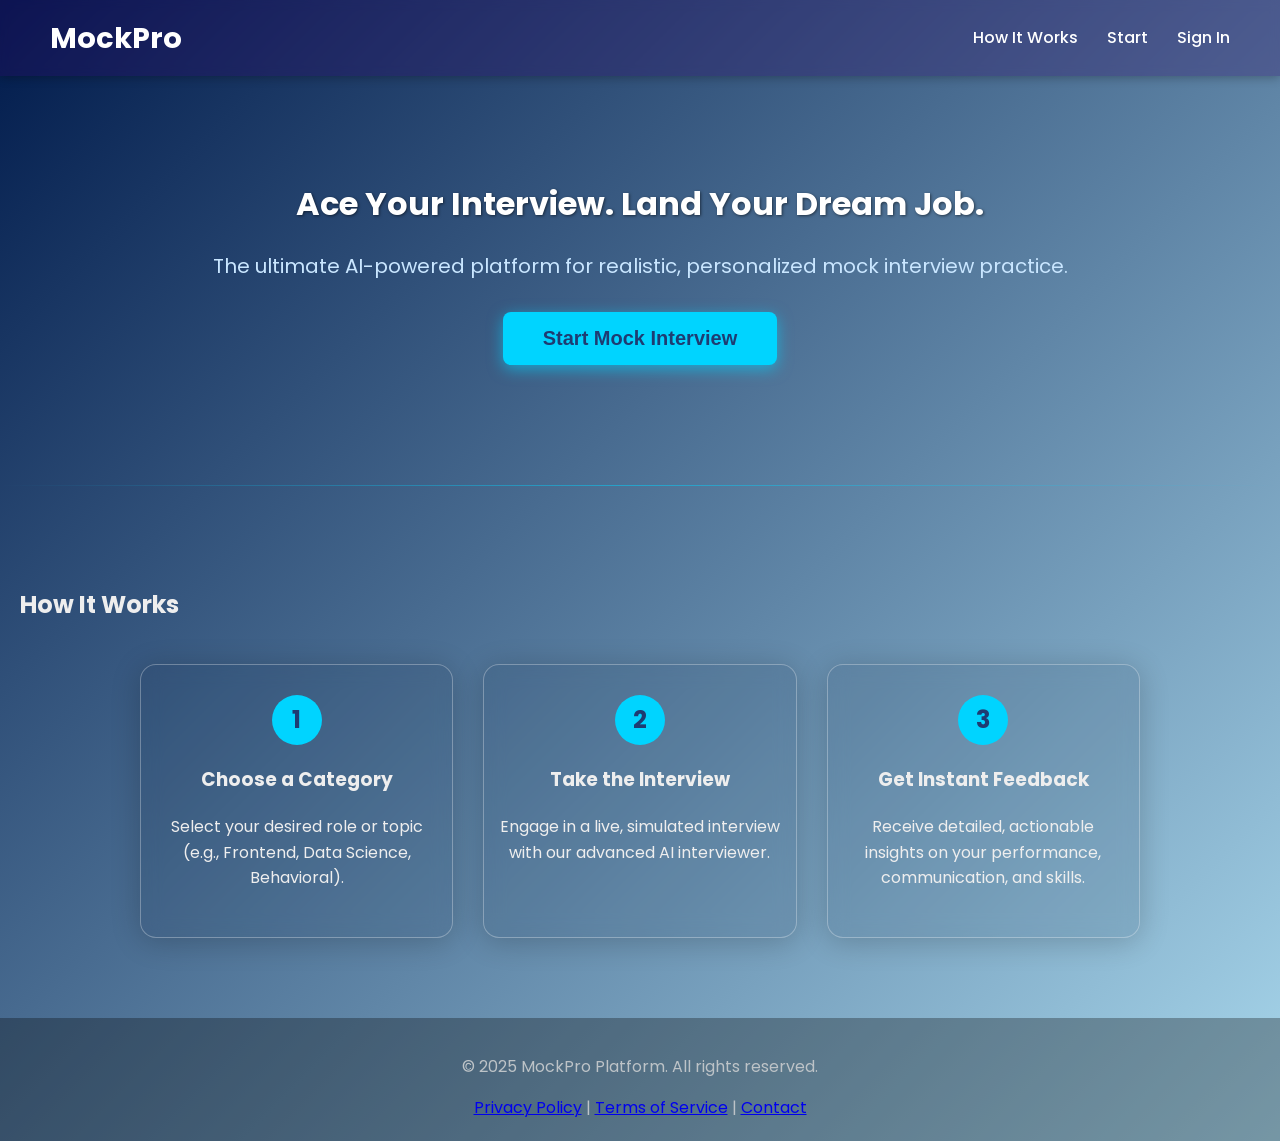
<file: Frontend/index.html>
<!DOCTYPE html>
<html lang="en">
<head>
    <meta charset="UTF-8">
    <meta name="viewport" content="width=device-width, initial-scale=1.0">
    <title>Mock Interview Platform - Landing Page</title>
    <link rel="stylesheet" href="styles.css">
    <link href="https://fonts.googleapis.com/css2?family=Poppins:wght@400;600;700&display=swap" rel="stylesheet">
</head>
<body>

    <header class="navbar">
        <div class="logo">MockPro</div>
        <nav>
            <a href="#how-it-works">How It Works</a>
            <a href="selection.html">Start</a>
            <a href="#">Sign In</a>
        </nav>
    </header>

    <main class="hero-section">
        <h1>Ace Your Interview. Land Your Dream Job.</h1>
        <p class="tagline">The ultimate AI-powered platform for realistic, personalized mock interview practice.</p>
        <button id="startButton" class="cta-button">Start Mock Interview</button>
    </main>

    <hr class="section-divider">

    <section id="how-it-works" class="steps-section">
        <h2>How It Works</h2>
        <div class="steps-container">
            <div class="step glass-container">
                <div class="step-icon">1</div>
                <h3>Choose a Category</h3>
                <p>Select your desired role or topic (e.g., Frontend, Data Science, Behavioral).</p>
            </div>
            <div class="step glass-container">
                <div class="step-icon">2</div>
                <h3>Take the Interview</h3>
                <p>Engage in a live, simulated interview with our advanced AI interviewer.</p>
            </div>
            <div class="step glass-container">
                <div class="step-icon">3</div>
                <h3>Get Instant Feedback</h3>
                <p>Receive detailed, actionable insights on your performance, communication, and skills.</p>
            </div>
        </div>
    </section>

    <footer class="footer">
        <p>&copy; 2025 MockPro Platform. All rights reserved.</p>
        <div class="footer-links">
            <a href="#">Privacy Policy</a>
            <span>|</span>
            <a href="#">Terms of Service</a>
            <span>|</span>
            <a href="#">Contact</a>
        </div>
    </footer>

    <script src="script.js"></script>
</body>
</html>
</file>
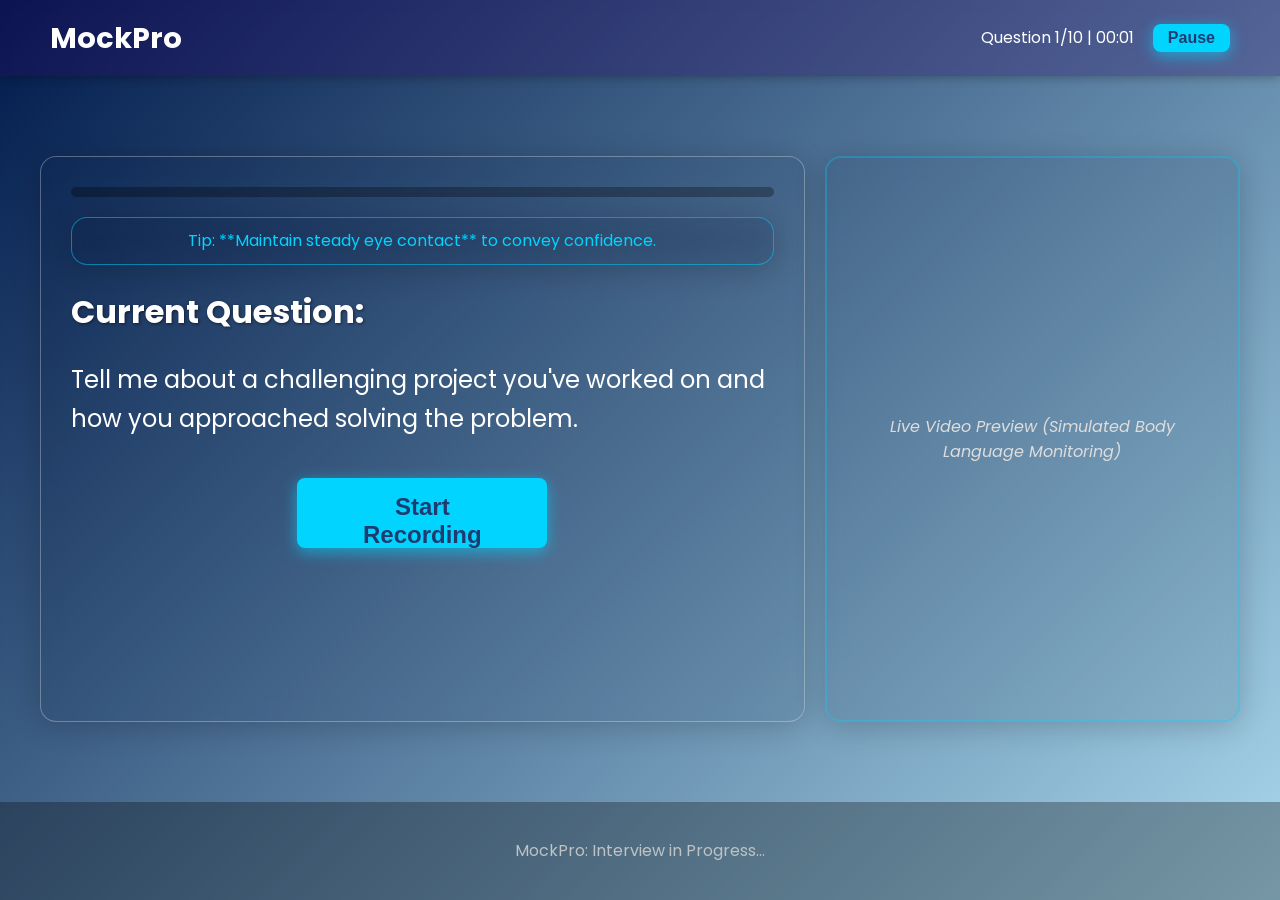
<file: Frontend/interview.html>
<!DOCTYPE html>
<html lang="en">
<head>
    <meta charset="UTF-8">
    <meta name="viewport" content="width=device-width, initial-scale=1.0">
    <title>Live Interview - MockPro</title>
    <link rel="stylesheet" href="styles.css">
    <link href="https://fonts.googleapis.com/css2?family=Poppins:wght@400;600;700&display=swap" rel="stylesheet">
</head>
<body>
    <header class="navbar">
        <div class="logo">MockPro</div>
        <div>
            <span id="questionCounter">Question 1/10</span> | <span id="timerDisplay">00:00</span>
            <button id="pauseButton" class="cta-button" style="padding: 5px 15px; margin-left: 15px; font-size: 1em;">Pause</button>
        </div>
    </header>

    <main class="interview-main">
        <div class="interview-area glass-container">
            <div class="progress-bar-container">
                <div id="progressBar" class="progress-bar"></div>
            </div>

            <div id="tipBanner" class="glass-container" style="padding: 10px; margin-bottom: 20px; text-align: center; border-color: rgba(0, 212, 255, 0.5);">
                <p style="margin: 0; color: #00d4ff;">Tip: **Maintain steady eye contact** to convey confidence.</p>
            </div>

            <h1>Current Question:</h1>
            <p id="currentQuestion" style="font-size: 1.5em; margin-bottom: 40px; color: white;">
                Tell me about a challenging project you've worked on and how you approached solving the problem.
            </p>

            <div style="text-align: center;">
                <button id="answerButton" class="cta-button" style="width: 250px; height: 70px; font-size: 1.5em;">
                    Start Recording
                </button>
                <p id="recordingStatus" style="color: #80ff00; margin-top: 10px; font-weight: 600; visibility: hidden;">
                    Recording... Time Limit: 2:00
                </p>
            </div>
        </div>

        <div class="video-preview glass-container">
            <p>Live Video Preview (Simulated Body Language Monitoring)</p>
        </div>
    </main>

    <footer class="footer">
        <p>MockPro: Interview in Progress...</p>
    </footer>

    <script src="interview.js"></script>
</body>
</html>
</file>
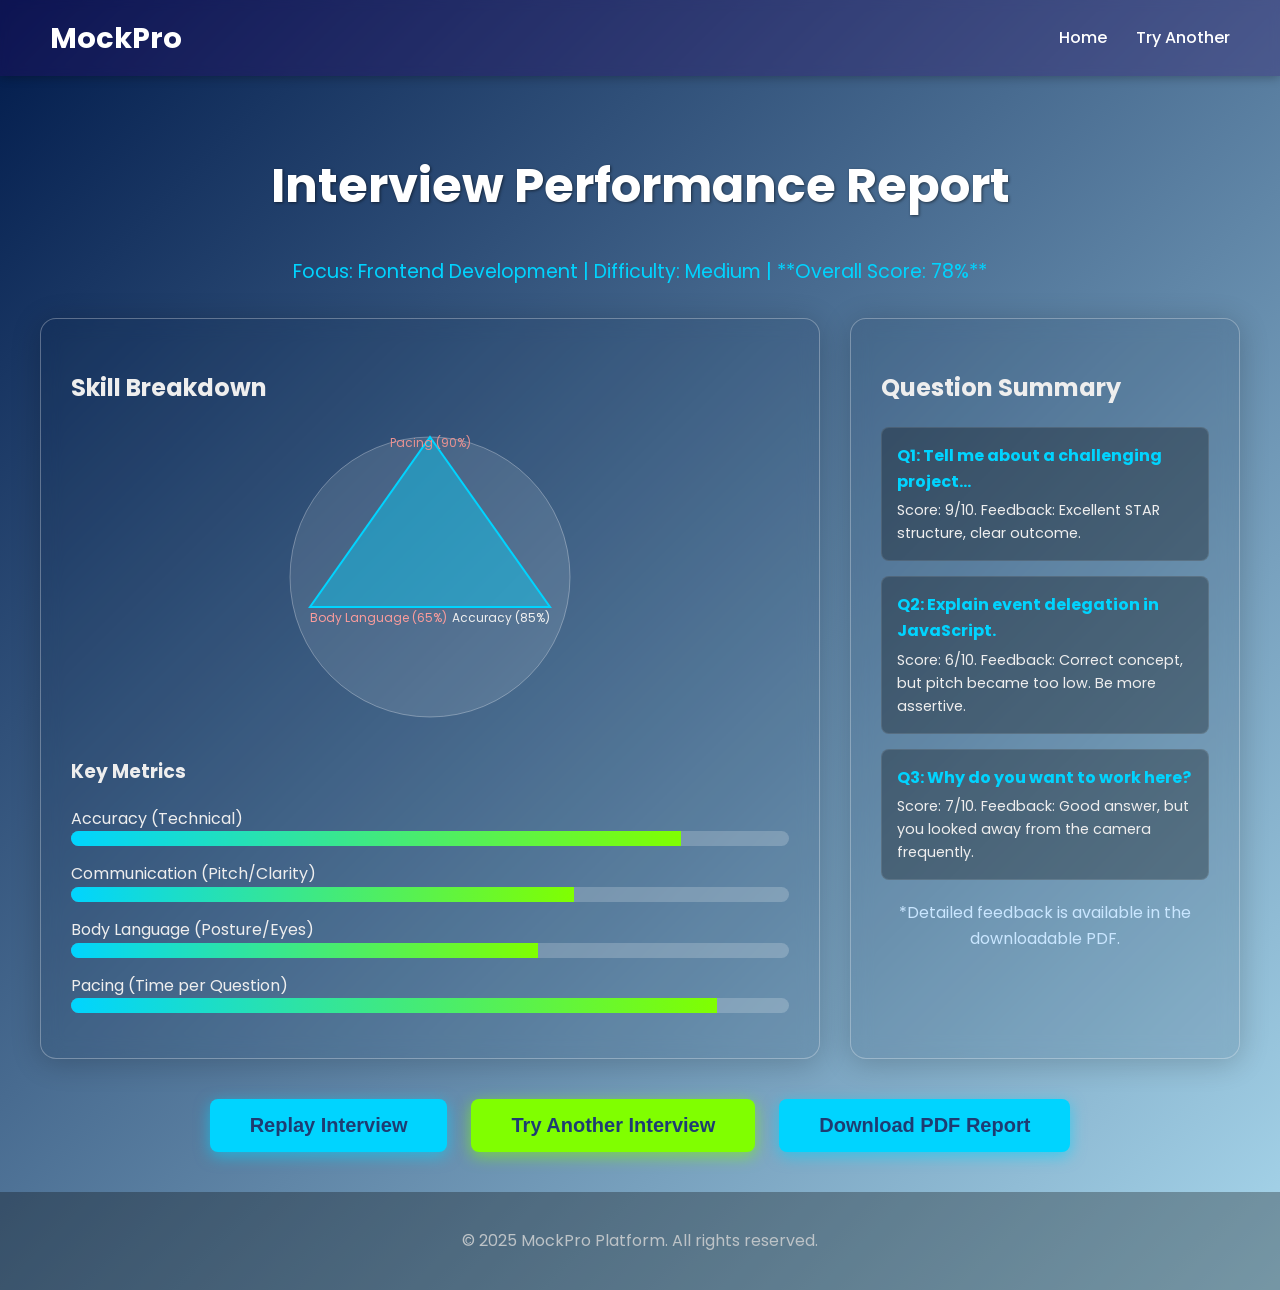
<file: Frontend/results.html>
<!DOCTYPE html>
<html lang="en">
<head>
    <meta charset="UTF-8">
    <meta name="viewport" content="width=device-width, initial-scale=1.0">
    <title>Interview Results - MockPro</title>
    <link rel="stylesheet" href="styles.css"> 
    <link href="https://fonts.googleapis.com/css2?family=Poppins:wght@400;600;700&display=swap" rel="stylesheet">
</head>
<body>
    <header class="navbar">
        <div class="logo">MockPro</div>
        <nav>
            <a href="index.html">Home</a>
            <a href="selection.html">Try Another</a>
        </nav>
    </header>

    <main style="padding: 40px 20px;">
        <div class="results-header">
            <h1 style="font-size: 3em;">Interview Performance Report</h1>
            <p style="font-size: 1.2em; color: #00d4ff;">Focus: Frontend Development | Difficulty: Medium | **Overall Score: 78%**</p>
        </div>

        <div class="feedback-grid">
            <div class="chart-section glass-container">
                <h2>Skill Breakdown</h2>
                <div style="height: 300px; text-align: center;">
                    <svg id="radarChart" width="300" height="300" style="margin: 0 auto; display: block;">
                        <text x="150" y="150" fill="#ddd" text-anchor="middle">Radar Chart SVG Placeholder</text>
                    </svg>
                </div>
                
                <h3 style="margin-top: 30px;">Key Metrics</h3>
                <div class="metric-row">
                    <label>Accuracy (Technical)</label>
                    <div class="score-bar"><div class="score-fill" style="width: 85%;"></div></div>
                    
                    <label>Communication (Pitch/Clarity)</label>
                    <div class="score-bar"><div class="score-fill" style="width: 70%;"></div></div>
                    
                    <label>Body Language (Posture/Eyes)</label>
                    <div class="score-bar"><div class="score-fill" style="width: 65%;"></div></div>
                    
                    <label>Pacing (Time per Question)</label>
                    <div class="score-bar"><div class="score-fill" style="width: 90%;"></div></div>
                </div>
            </div>

            <div class="summary-cards glass-container">
                <h2>Question Summary</h2>
                
                <div class="feedback-card">
                    <strong style="color: #00d4ff;">Q1: Tell me about a challenging project...</strong>
                    <p style="font-size: 0.9em; margin: 5px 0 0;">Score: 9/10. Feedback: Excellent STAR structure, clear outcome.</p>
                </div>

                <div class="feedback-card">
                    <strong style="color: #00d4ff;">Q2: Explain event delegation in JavaScript.</strong>
                    <p style="font-size: 0.9em; margin: 5px 0 0;">Score: 6/10. Feedback: Correct concept, but pitch became too low. Be more assertive.</p>
                </div>
                
                <div class="feedback-card">
                    <strong style="color: #00d4ff;">Q3: Why do you want to work here?</strong>
                    <p style="font-size: 0.9em; margin: 5px 0 0;">Score: 7/10. Feedback: Good answer, but you looked away from the camera frequently.</p>
                </div>

                <p style="text-align: center; margin-top: 20px; color: #c9e6ff;">*Detailed feedback is available in the downloadable PDF.</p>
            </div>
        </div>

        <div class="action-buttons">
            <button class="cta-button" onclick="alert('Simulating Replay...')">Replay Interview</button>
            <button class="cta-button" onclick="window.location.href='selection.html'" style="background-color: #80ff00; color: #1e3c72; box-shadow: 0 4px 15px rgba(128, 255, 0, 0.6);">Try Another Interview</button>
            <button class="cta-button" onclick="alert('Simulating PDF Download...')">Download PDF Report</button>
        </div>
    </main>

    <footer class="footer">
        <p>&copy; 2025 MockPro Platform. All rights reserved.</p>
    </footer>

    <script src="results.js"></script>
</body>
</html>
</file>
<file: Frontend/styles.css>
/*  Base Glassmorphism Setup*/
body {
    font-family: 'Poppins', sans-serif;
    margin: 0;
    padding: 0;
    /* Dark, dynamic background for the glass effect to stand out */
    background: linear-gradient(135deg, #001a4b 0%, #a8d7ec 100%);
    min-height: 100vh;
    color: #eeeeee; /* Light text for dark background */
    line-height: 1.6;
    display: flex;
    flex-direction: column;
}

/* Shared Glass Container Styling  */
.glass-container {
    background: rgba(8, 21, 54, 0.1); /* Semi-transparent white background */
    border-radius: 16px;
    box-shadow: 0 4px 30px rgba(0, 0, 0, 0.2);
    backdrop-filter: blur(10px); /* The key Glassmorphism blur effect */
    -webkit-backdrop-filter: blur(10px);
    border: 1px solid rgba(252, 252, 252, 0.3); /* Light border for definition */
    padding: 30px;
}

/* Navigation Bar (Header)*/
.navbar {
    display: flex;
    justify-content: space-between;
    align-items: center;
    padding: 15px 50px;
    background: rgba(43, 8, 99, 0.3); /* Slightly darker glass for header */
    backdrop-filter: blur(5px);
    color: rgb(255, 255, 255);
    box-shadow: 0 1px 10px rgba(0, 0, 0, 0.3);
}

.logo {
    font-size: 1.8em;
    font-weight: 700;
}

.navbar nav a {
    color: white;
    text-decoration: none;
    margin-left: 25px;
    font-weight: 500;
    transition: color 0.3s;
}

.navbar nav a:hover {
    color: #070f79; /* Neon Blue highlight */
}

/* Reusable CTA Button  */
.cta-button {
    padding: 15px 40px;
    font-size: 1.25em;
    font-weight: 700;
    color: #1e3c72; /* Dark text for bright button */
    background-color: #00d4ff; /* Bright Neon Blue CTA */
    border: none;
    border-radius: 8px;
    cursor: pointer;
    box-shadow: 0 4px 15px rgba(0, 212, 255, 0.6);
    transition: background-color 0.3s, transform 0.1s, box-shadow 0.3s;
}

.cta-button:hover {
    background-color: #00e9ff;
    transform: translateY(-2px);
    box-shadow: 0 6px 20px rgba(0, 212, 255, 0.8);
}

.cta-button:disabled {
    background-color: #99a2b3;
    color: #666;
    cursor: not-allowed;
    box-shadow: none;
    transform: none;
}

/* General Content Areas  */
main, section, .selection-container, .setup-container, .interview-main {
    flex-grow: 1; /* Allows content to push footer down */
    padding: 40px 20px;
}

h1 {
    color: white;
    text-shadow: 1px 1px 3px rgba(0, 0, 0, 0.5);
}

/*  Landing Page Specifics  */
.hero-section {
    text-align: center;
    padding: 80px 20px;
}

.tagline {
    font-size: 1.25em;
    color: #c9e6ff;
    margin-bottom: 30px;
}

.section-divider {
    border: 0;
    height: 1px;
    background-image: linear-gradient(to right, rgba(0, 0, 0, 0), rgba(0, 212, 255, 0.5), rgba(0, 0, 0, 0));
    margin: 40px 0;
}

.steps-container {
    display: flex;
    justify-content: center;
    gap: 30px;
    max-width: 1000px;
    margin: 40px auto;
}

.step {
    flex: 1;
    min-width: 250px;
    text-align: center;
    padding: 30px 15px;
}

.step-icon {
    width: 50px;
    height: 50px;
    background: #00d4ff;
    color: #1e3c72;
    border-radius: 50%;
    display: flex;
    justify-content: center;
    align-items: center;
    font-size: 1.5em;
    font-weight: 700;
    margin: 0 auto 20px;
}

/* Selection/Setup Page Specifics */
.selection-container, .setup-container {
    max-width: 650px;
    margin: 80px auto;
}
.form-group label {
    display: block;
    font-weight: 600;
    margin-bottom: 8px;
    color: #f0f0f0;
    font-size: 1.1em;
}

select {
    width: 100%;
    padding: 12px;
    border: 1px solid rgba(255, 255, 255, 0.3);
    border-radius: 6px;
    background: rgba(255, 255, 255, 0.1);
    color: rgb(11, 10, 10);
    font-size: 1em;
    appearance: none;
    -webkit-appearance: none;
    -moz-appearance: none;
    background-image: url('data:image/svg+xml;utf8,<svg fill="%23f0f0f0" height="24" viewBox="0 0 24 24" width="24" xmlns="http://www.w3.org/2000/svg"><path d="M7 10l5 5 5-5z"/></svg>');
    background-repeat: no-repeat;
    background-position: right 10px top 50%;
    background-size: 16px;
    cursor: pointer;
}

/* Setup Styles */
.settings-group {
    border: 1px solid rgba(255, 255, 255, 0.2);
    padding: 20px;
    margin-bottom: 30px;
    border-radius: 8px;
}
.settings-group h3 {
    margin-top: 0;
    color: #00d4ff;
    border-bottom: 1px solid rgba(255, 255, 255, 0.2);
    padding-bottom: 10px;
    margin-bottom: 15px;
}
.difficulty-options {
    display: flex;
    justify-content: space-around;
    gap: 10px;
}
.difficulty-options label {
    flex-grow: 1;
    padding: 15px 10px;
    border: 2px solid rgba(255, 255, 255, 0.3);
    border-radius: 6px;
    text-align: center;
    font-weight: 600;
    cursor: pointer;
    transition: all 0.3s;
    background: rgba(255, 255, 255, 0.05);
}
.difficulty-options input[type="radio"] {
    display: none;
}
.difficulty-options input[type="radio"]:checked + label {
    background-color: #00d4ff;
    color: #1e3c72;
    border-color: #00d4ff;
    box-shadow: 0 2px 5px rgba(0, 212, 255, 0.6);
}
.toggle-row {
    display: flex;
    justify-content: space-between;
    align-items: center;
}
.toggle-switch {
    position: relative;
    display: inline-block;
    width: 60px;
    height: 34px;
}
.toggle-switch input {
    opacity: 0;
    width: 0;
    height: 0;
}
.slider {
    position: absolute;
    cursor: pointer;
    top: 0;
    left: 0;
    right: 0;
    bottom: 0;
    background-color: #ccc;
    transition: .4s;
    border-radius: 34px;
}
.slider:before {
    position: absolute;
    content: "";
    height: 26px;
    width: 26px;
    left: 4px;
    bottom: 4px;
    background-color: white;
    transition: .4s;
    border-radius: 50%;
}
input:checked + .slider {
    background-color: #80ff00;
}
input:checked + .slider:before {
    transform: translateX(26px);
}
.status-indicator {
    width: 10px;
    height: 10px;
    border-radius: 50%;
    margin-right: 8px;
}
.granted {
    background-color: #4CAF50; /* Green */
}
.device-status {
    display: flex;
    justify-content: space-around;
    margin-top: 15px;
    padding: 10px 0;
}
.status-item {
    font-weight: 500;
    display: flex;
    align-items: center;
}

/* AI Mock Interview Page Specifics (New) */
.interview-main {
    max-width: 1200px;
    margin: 40px auto;
    display: flex;
    gap: 20px;
}
.interview-area {
    flex: 2;
}
.video-preview {
    flex: 1;
    min-height: 250px;
    display: flex;
    flex-direction: column;
    align-items: center;
    justify-content: center;
    color: #ddd;
    font-style: italic;
    text-align: center;
    border: 2px solid rgba(0, 212, 255, 0.3); /* Distinct border */
}
.progress-bar-container {
    height: 10px;
    background: rgba(0, 0, 0, 0.3);
    border-radius: 5px;
    margin-bottom: 20px;
}
.progress-bar {
    width: 0%;
    height: 100%;
    background: linear-gradient(to right, #00d4ff, #80ff00);
    border-radius: 5px;
    transition: width 0.5s;
}

/*Results & Feedback Page Specifics  */
.results-header {
    text-align: center;
    margin-bottom: 30px;
}
.feedback-grid {
    display: grid;
    grid-template-columns: 2fr 1fr;
    gap: 30px;
    max-width: 1200px;
    margin: 0 auto;
}
.score-bar {
    height: 15px;
    border-radius: 8px;
    background: rgba(255, 255, 255, 0.2);
    overflow: hidden;
    margin-bottom: 15px;
}
.score-fill {
    height: 100%;
    background: linear-gradient(to right, #00d4ff, #80ff00);
    width: 75%;
    transition: width 1s ease-out;
}
.feedback-card {
    background: rgba(0, 0, 0, 0.3);
    border-radius: 8px;
    padding: 15px;
    margin-bottom: 15px;
    border: 1px solid rgba(255, 255, 255, 0.1);
}
.action-buttons {
    text-align: center;
    margin-top: 40px;
}
.action-buttons .cta-button {
    margin: 0 10px;
}

/* Footer  */
.footer {
    background: rgba(0, 0, 0, 0.3);
    color: #bdc3c7;
    text-align: center;
    padding: 20px 50px;
    margin-top: auto;
}

/* Media Queries (Responsiveness)  */
@media (max-width: 900px) {
    .interview-main, .feedback-grid {
        flex-direction: column;
        gap: 20px;
    }
}
@media (max-width: 600px) {
    .navbar {
        padding: 15px 20px;
    }
    .steps-container {
        flex-direction: column;
    }
    .selection-container, .setup-container {
        margin: 40px 10px;
        padding: 20px;
    }
}
</file>
